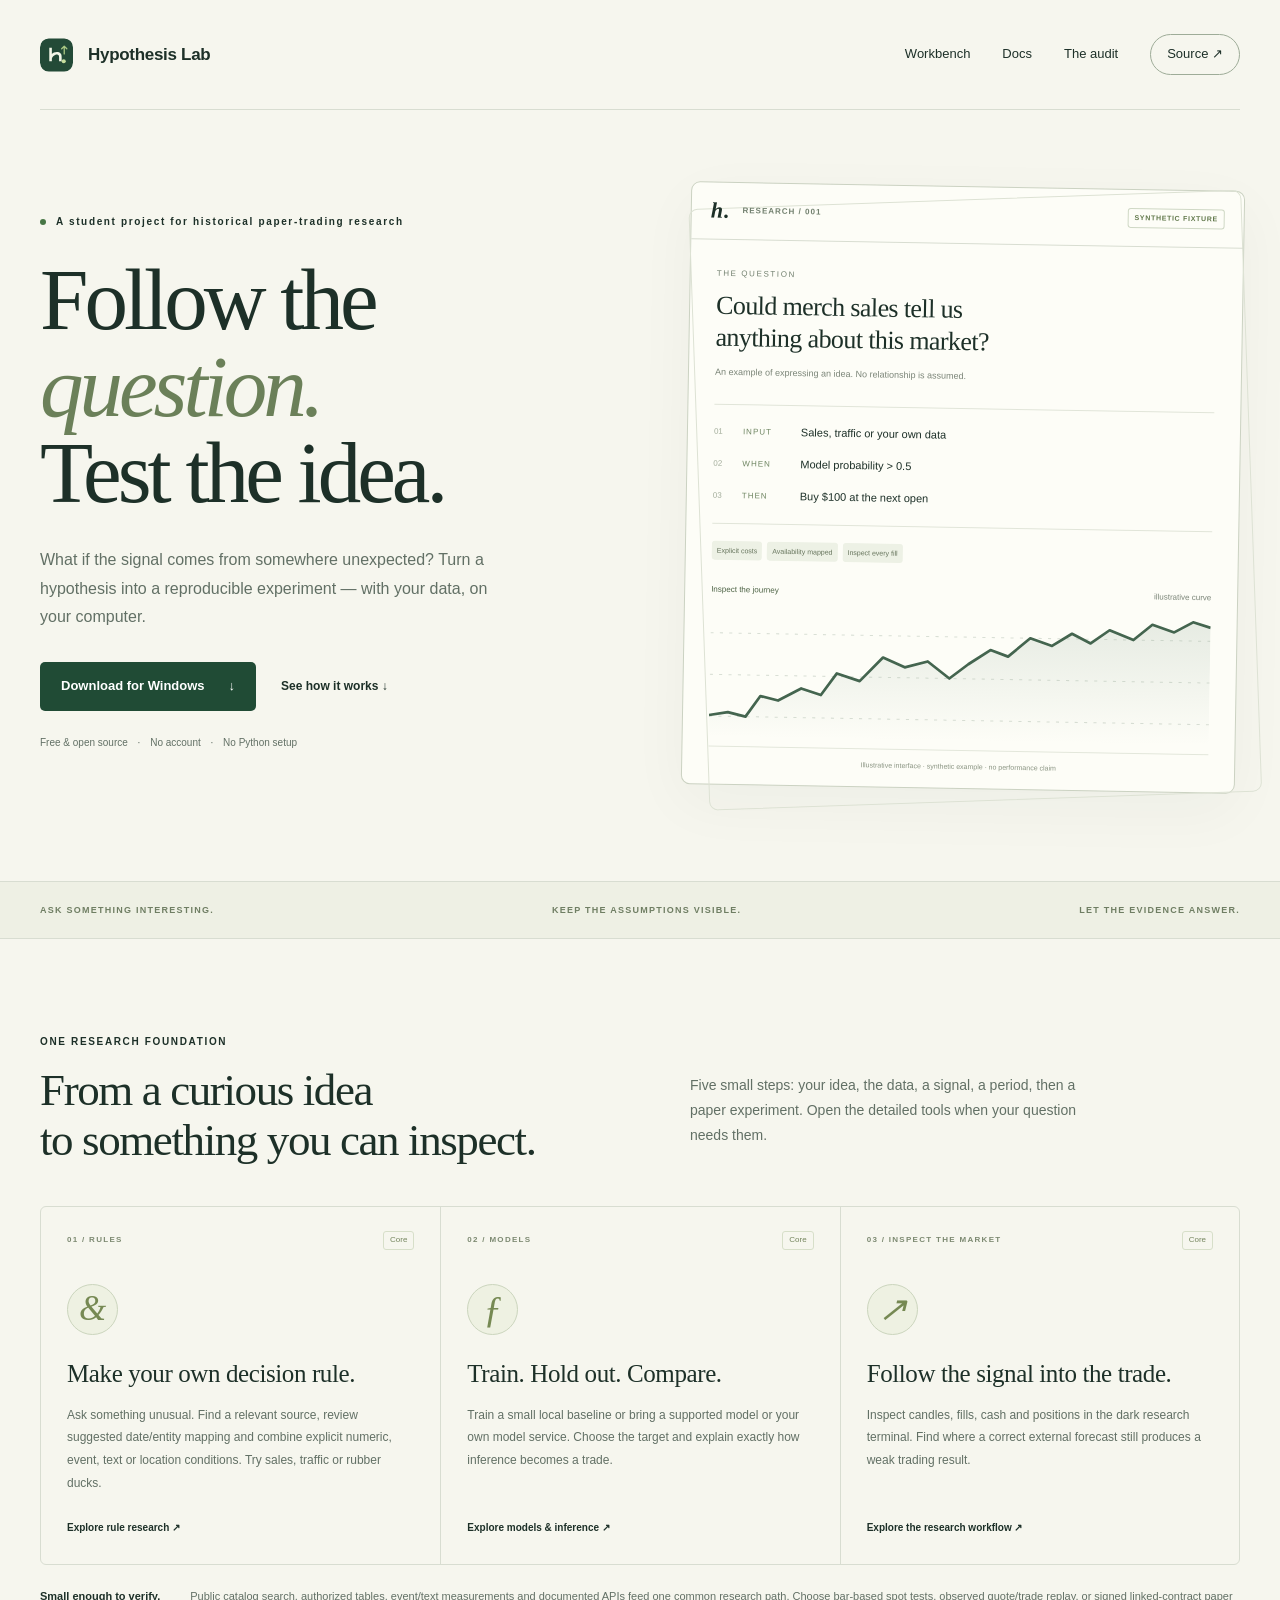
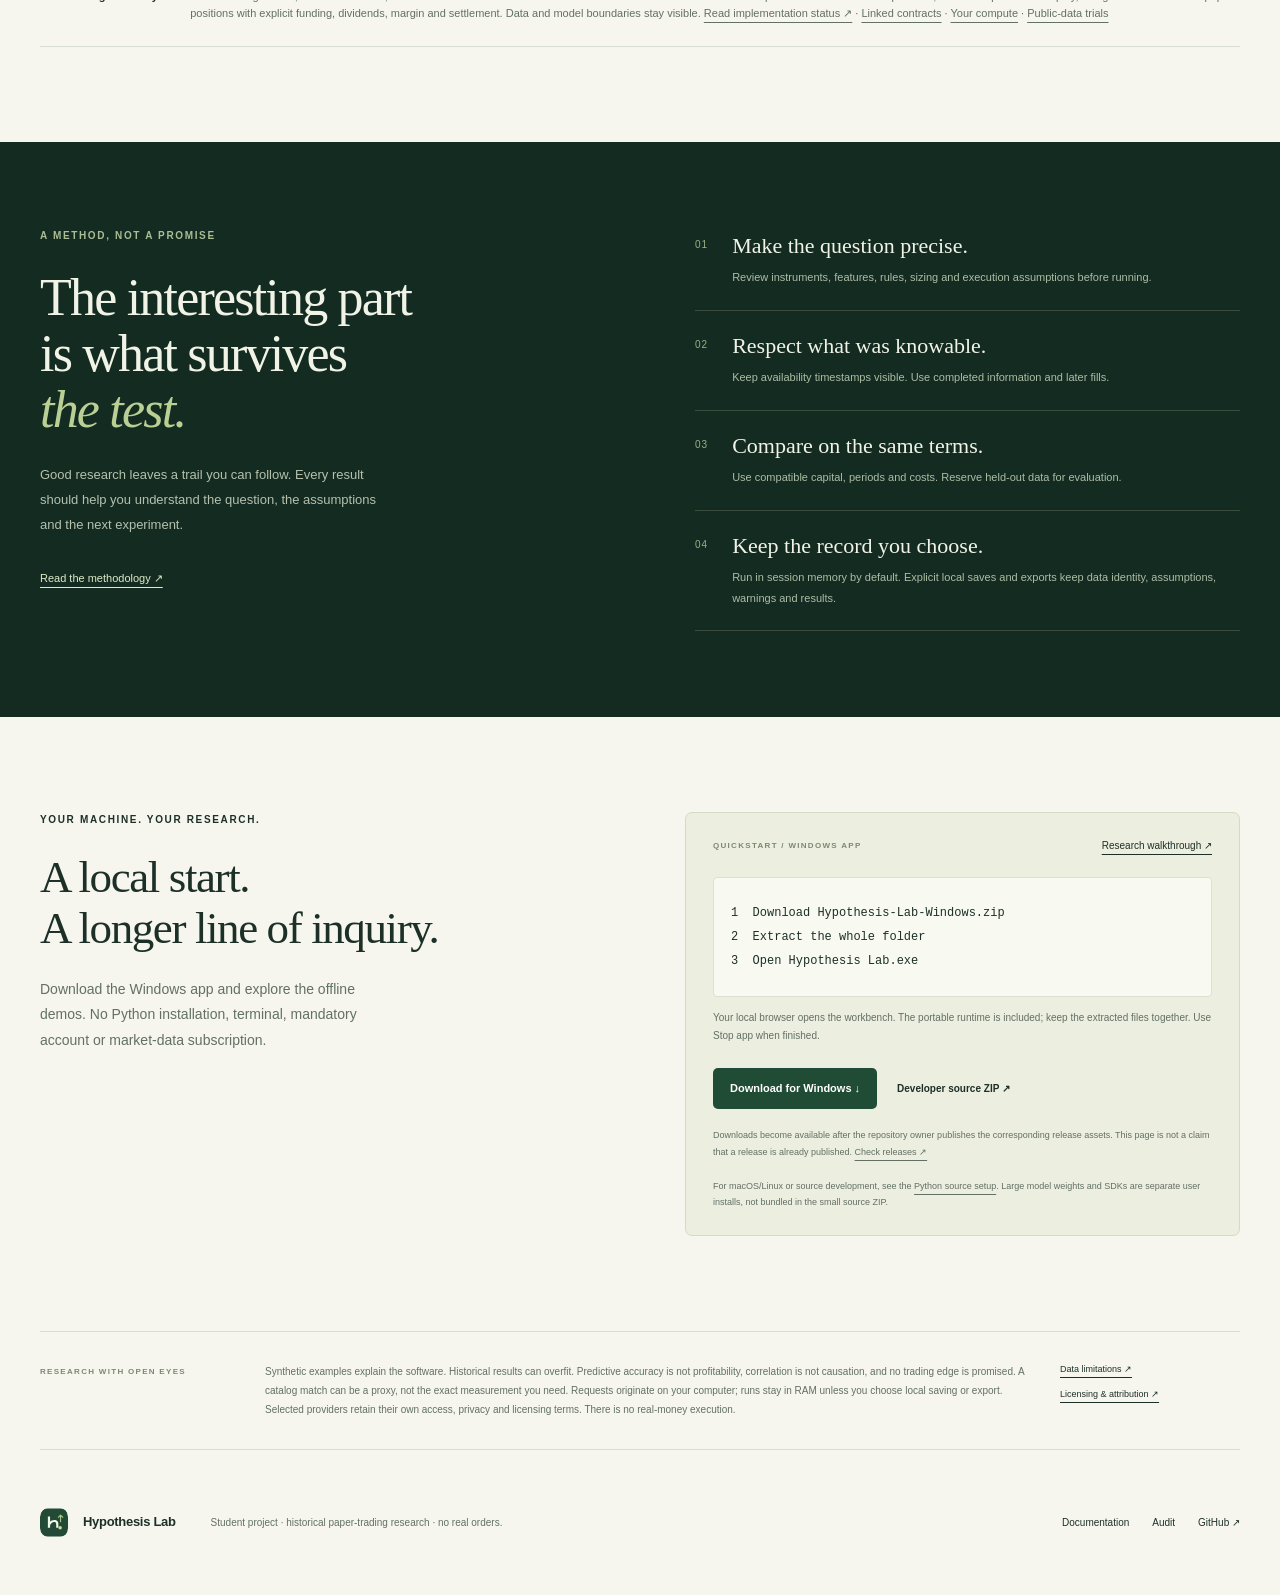
<file: site/index.html>
<!doctype html>
<html lang="en">
<head>
  <meta charset="utf-8">
  <meta name="viewport" content="width=device-width, initial-scale=1">
  <meta name="description" content="Download a free Windows research workbench for unusual financial questions, your own data and models, and inspectable market simulations.">
  <meta name="theme-color" content="#14251f">
  <title>Hypothesis Lab — Follow the question.</title>
  <link rel="icon" type="image/svg+xml" href="favicon.svg">
  <link rel="stylesheet" href="styles.css">
</head>
<body>
  <header class="topbar wrap">
    <a class="brand" href="index.html" aria-label="Hypothesis Lab home"><img class="mark app-mark" src="favicon.svg" alt=""> Hypothesis Lab</a>
    <nav aria-label="Main navigation"><a href="#workbench">Workbench</a><a href="docs/quickstart.html">Docs</a><a href="audit.html">The audit</a><a class="nav-source" href="https://github.com/Cat-logo-in-github/Crypto-Trading-Strategy-Tester">Source <span aria-hidden="true">↗</span></a></nav>
  </header>
  <main>
    <section class="hero wrap">
      <div class="hero-copy">
        <p class="eyebrow"><span class="status-dot"></span> A student project for historical paper-trading research</p>
        <h1>Follow the<br><em>question.</em><br>Test the idea.</h1>
        <p class="hero-intro">What if the signal comes from somewhere unexpected? Turn a hypothesis into a reproducible experiment — with your data, on your computer.</p>
        <div class="hero-actions"><a class="button primary" href="https://github.com/Cat-logo-in-github/Crypto-Trading-Strategy-Tester/releases/latest/download/Hypothesis-Lab-Windows.zip">Download for Windows <span aria-hidden="true">↓</span></a><a class="text-link" href="#inside">See how it works <span aria-hidden="true">↓</span></a></div>
        <p class="hero-foot">Free & open source <span>·</span> No account <span>·</span> No Python setup</p>
      </div>
      <div class="specimen" aria-label="Illustrative strategy workspace using synthetic data">
        <div class="specimen-head"><span class="tiny-mark">h.</span><span>RESEARCH / 001</span><span class="fixture-pill">SYNTHETIC FIXTURE</span></div>
        <div class="specimen-body"><p class="specimen-label">THE QUESTION</p><h2>Could merch sales tell us<br>anything about this market?</h2><p class="specimen-caption">An example of expressing an idea. No relationship is assumed.</p>
          <div class="rule-lines"><div><span class="line-no">01</span><span>INPUT</span><b>Sales, traffic or your own data</b></div><div><span class="line-no">02</span><span>WHEN</span><b>Model probability &gt; 0.5</b></div><div><span class="line-no">03</span><span>THEN</span><b>Buy $100 at the next open</b></div></div>
          <div class="assumption-tags"><span>Explicit costs</span><span>Availability mapped</span><span>Inspect every fill</span></div>
          <div class="specimen-chart"><div class="chart-caption"><span>Inspect the journey</span><span>illustrative curve</span></div><svg viewBox="0 0 480 125" role="img" aria-labelledby="chart-title"><title id="chart-title">Illustrative line chart, not a backtest result</title><defs><linearGradient id="shade" x1="0" y1="0" x2="0" y2="1"><stop stop-color="#8ba491" stop-opacity=".2"/><stop offset="1" stop-color="#8ba491" stop-opacity="0"/></linearGradient></defs><path d="M0 25H480M0 65H480M0 105H480" stroke="#d9dfd5" stroke-dasharray="3 6"/><path d="M0 104 L18 101 35 105 49 85 66 89 88 77 107 83 122 62 144 69 166 46 187 55 209 49 230 65 248 51 269 37 286 43 307 25 328 32 347 20 365 29 383 16 406 25 424 10 445 17 463 7 480 12 L480 125H0Z" fill="url(#shade)"/><path d="M0 104 L18 101 35 105 49 85 66 89 88 77 107 83 122 62 144 69 166 46 187 55 209 49 230 65 248 51 269 37 286 43 307 25 328 32 347 20 365 29 383 16 406 25 424 10 445 17 463 7 480 12" fill="none" stroke="#44654f" stroke-width="2.6" stroke-linejoin="round"/></svg></div>
          <p class="demo-disclaimer">Illustrative interface · synthetic example · no performance claim</p>
        </div>
      </div>
    </section>
    <div class="principle-strip"><div class="wrap"><span>ASK SOMETHING INTERESTING.</span><span>KEEP THE ASSUMPTIONS VISIBLE.</span><span>LET THE EVIDENCE ANSWER.</span></div></div>
    <section class="section wrap" id="workbench">
      <div class="section-heading"><p class="eyebrow">ONE RESEARCH FOUNDATION</p><h2>From a curious idea<br>to something you can inspect.</h2><p>Five small steps: your idea, the data, a signal, a period, then a paper experiment. Open the detailed tools when your question needs them.</p></div>
      <div class="mode-grid">
        <article class="mode-card"><div class="card-top"><span class="card-index">01 / RULES</span><span class="capability">Core</span></div><div class="card-symbol" aria-hidden="true">&</div><h3>Make your own decision rule.</h3><p>Ask something unusual. Find a relevant source, review suggested date/entity mapping and combine explicit numeric, event, text or location conditions. Try sales, traffic or rubber ducks.</p><a href="docs/strategy-development.html">Explore rule research <span aria-hidden="true">↗</span></a></article>
        <article class="mode-card"><div class="card-top"><span class="card-index">02 / MODELS</span><span class="capability">Core</span></div><div class="card-symbol model-symbol" aria-hidden="true">ƒ</div><h3>Train. Hold out. Compare.</h3><p>Train a small local baseline or bring a supported model or your own model service. Choose the target and explain exactly how inference becomes a trade.</p><a href="docs/model-inputs.html">Explore models & inference <span aria-hidden="true">↗</span></a></article>
        <article class="mode-card"><div class="card-top"><span class="card-index">03 / INSPECT THE MARKET</span><span class="capability">Core</span></div><div class="card-symbol" aria-hidden="true">↗</div><h3>Follow the signal into the trade.</h3><p>Inspect candles, fills, cash and positions in the dark research terminal. Find where a correct external forecast still produces a weak trading result.</p><a href="docs/research-workflow.html">Explore the research workflow <span aria-hidden="true">↗</span></a></article>
      </div>
      <div class="scope-note"><b>Small enough to verify.</b><p>Public catalog search, authorized tables, event/text measurements and documented APIs feed one common research path. Choose bar-based spot tests, observed quote/trade replay, or signed linked-contract paper positions with explicit funding, dividends, margin and settlement. Data and model boundaries stay visible. <a href="status.html">Read implementation status ↗</a> · <a href="docs/linked-contracts.html">Linked contracts</a> · <a href="docs/compute-integration.html">Your compute</a> · <a href="docs/public-strategy-results.html">Public-data trials</a></p></div>
    </section>
    <section class="method-section" id="inside"><div class="wrap method-layout"><div><p class="eyebrow">A METHOD, NOT A PROMISE</p><h2>The interesting part<br>is what survives<br><em>the test.</em></h2><p>Good research leaves a trail you can follow. Every result should help you understand the question, the assumptions and the next experiment.</p><a class="light-link" href="docs/backtesting-methodology.html">Read the methodology ↗</a></div><ol class="method-steps"><li><span>01</span><div><h3>Make the question precise.</h3><p>Review instruments, features, rules, sizing and execution assumptions before running.</p></div></li><li><span>02</span><div><h3>Respect what was knowable.</h3><p>Keep availability timestamps visible. Use completed information and later fills.</p></div></li><li><span>03</span><div><h3>Compare on the same terms.</h3><p>Use compatible capital, periods and costs. Reserve held-out data for evaluation.</p></div></li><li><span>04</span><div><h3>Keep the record you choose.</h3><p>Run in session memory by default. Explicit local saves and exports keep data identity, assumptions, warnings and results.</p></div></li></ol></div></section>
    <section class="section wrap start-section" id="download"><div class="section-heading"><p class="eyebrow">YOUR MACHINE. YOUR RESEARCH.</p><h2>A local start.<br>A longer line of inquiry.</h2><p>Download the Windows app and explore the offline demos. No Python installation, terminal, mandatory account or market-data subscription.</p></div><div class="install-card"><div class="install-heading"><span class="card-index">QUICKSTART / WINDOWS APP</span><a href="docs/research-workflow.html">Research walkthrough ↗</a></div><pre><code>1  Download Hypothesis-Lab-Windows.zip
2  Extract the whole folder
3  Open Hypothesis Lab.exe</code></pre><p>Your local browser opens the workbench. The portable runtime is included; keep the extracted files together. Use Stop app when finished.</p><div class="install-links"><a class="button primary" href="https://github.com/Cat-logo-in-github/Crypto-Trading-Strategy-Tester/releases/latest/download/Hypothesis-Lab-Windows.zip">Download for Windows ↓</a><a class="text-link" href="https://github.com/Cat-logo-in-github/Crypto-Trading-Strategy-Tester/releases/latest/download/hypothesis-lab.zip">Developer source ZIP ↗</a></div><p class="release-note">Downloads become available after the repository owner publishes the corresponding release assets. This page is not a claim that a release is already published. <a href="https://github.com/Cat-logo-in-github/Crypto-Trading-Strategy-Tester/releases">Check releases ↗</a></p><p class="release-note">For macOS/Linux or source development, see the <a href="docs/quickstart.html">Python source setup</a>. Large model weights and SDKs are separate user installs, not bundled in the small source ZIP.</p></div></section>
    <section class="wrap honesty"><div class="honesty-label">RESEARCH WITH OPEN EYES</div><p>Synthetic examples explain the software. Historical results can overfit. Predictive accuracy is not profitability, correlation is not causation, and no trading edge is promised. A catalog match can be a proxy, not the exact measurement you need. Requests originate on your computer; runs stay in RAM unless you choose local saving or export. Selected providers retain their own access, privacy and licensing terms. There is no real-money execution.</p><div><a href="docs/data-providers.html">Data limitations ↗</a><a href="notice.html">Licensing & attribution ↗</a></div></section>
  </main>
  <footer class="footer wrap"><a class="brand" href="index.html"><img class="mark app-mark" src="favicon.svg" alt=""> Hypothesis Lab</a><p>Student project · historical paper-trading research · no real orders.</p><nav aria-label="Footer"><a href="docs/quickstart.html">Documentation</a><a href="audit.html">Audit</a><a href="https://github.com/Cat-logo-in-github/Crypto-Trading-Strategy-Tester">GitHub ↗</a></nav></footer>
</body>
</html>
</file>
<file: site/styles.css>
:root{--ink:#1d3028;--muted:#627065;--paper:#f6f6ee;--line:#d8ddd1;--green:#204b35;--lime:#d4e49d;--serif:Georgia,'Times New Roman',serif;--sans:'Segoe UI',Arial,sans-serif}*{box-sizing:border-box}html{scroll-behavior:smooth}body{margin:0;background:var(--paper);color:var(--ink);font-family:var(--sans);font-size:16px;line-height:1.6}a{color:inherit;text-underline-offset:5px}button,a{-webkit-tap-highlight-color:transparent}a:focus-visible{outline:3px solid #8ca740;outline-offset:5px}.wrap{width:min(1200px,calc(100% - 80px));margin-inline:auto}.topbar{min-height:110px;display:flex;align-items:center;justify-content:space-between;border-bottom:1px solid var(--line)}.brand{display:flex;align-items:center;gap:12px;font-size:17px;font-weight:650;text-decoration:none;letter-spacing:-.3px}.mark{font:italic bold 32px var(--serif);display:inline-grid;place-items:center;width:39px;height:39px;border:1px solid #94a28e;border-radius:50%;line-height:1;padding-right:3px}.topbar nav,.footer nav{display:flex;align-items:center;gap:32px;font-size:13px}.topbar nav a,.footer nav a{text-decoration:none}.nav-source{border:1px solid #9eac98;padding:9px 16px;border-radius:24px}.hero{display:grid;grid-template-columns:1.03fr 1fr;gap:75px;align-items:center;padding-block:76px 92px}.eyebrow{display:flex;align-items:center;gap:10px;letter-spacing:1.65px;font-size:10px;font-weight:700;margin:0 0 26px}.status-dot{width:6px;height:6px;background:#477645;border-radius:50%}.hero h1{font-family:var(--serif);font-size:clamp(61px,6.8vw,87px);font-weight:400;line-height:.99;letter-spacing:-4px;margin:0 0 30px}.hero h1 em,.method-layout h2 em{font-weight:400;color:#6b8059}.hero-intro{max-width:450px;font-size:16px;color:var(--muted);line-height:1.8;margin-bottom:30px}.hero-actions{display:flex;gap:25px;align-items:center}.button{display:inline-flex;align-items:center;justify-content:center;gap:24px;text-decoration:none;font-size:13px;font-weight:600;border-radius:5px;padding:14px 21px;min-height:49px}.primary{background:var(--green);color:#fff}.primary:hover{background:#346044}.text-link{font-size:12px;font-weight:600;text-decoration:none}.hero-foot{font-size:10px;color:var(--muted);margin-top:24px}.hero-foot span{margin-inline:7px}.specimen{background:#fdfdf7;border:1px solid #cbd2c2;border-radius:9px;transform:rotate(1deg);box-shadow:0 18px 60px #1d30280a;position:relative}.specimen:before{content:'';position:absolute;inset:12px -13px -13px 12px;border:1px solid #dde2d4;border-radius:9px;z-index:-1;transform:rotate(-3deg)}.specimen-head{display:flex;gap:12px;align-items:center;padding:15px 19px;border-bottom:1px solid var(--line);font-size:8px;font-weight:700;letter-spacing:1px;color:#72806f}.tiny-mark{font:italic bold 22px var(--serif);color:var(--ink)}.fixture-pill{margin-left:auto;letter-spacing:.7px;border:1px solid #cfd8c5;padding:3px 6px;border-radius:3px;color:#61784b;font-size:7px}.specimen-body{padding:28px 26px 15px}.specimen-label{font-size:8px;letter-spacing:1.6px;color:#72806f;margin:0 0 9px}.specimen h2{font:400 26px/1.25 var(--serif);letter-spacing:-.6px;margin:0 0 10px}.specimen-caption{font-size:9px;color:#7b8578;margin:0 0 25px}.rule-lines{border-block:1px solid #e1e5d9;padding:11px 0}.rule-lines div{display:grid;grid-template-columns:20px 49px 1fr;align-items:center;gap:9px;min-height:32px;font-size:9px}.rule-lines div>span:nth-child(2){font-size:8px;color:#6e8561;letter-spacing:1px}.line-no{font-size:8px;color:#a3ad9b}.rule-lines b{font-weight:500;font-size:11px}.assumption-tags{display:flex;gap:5px;flex-wrap:wrap;margin-block:17px 22px}.assumption-tags span{font-size:7px;background:#edf1e5;border-radius:3px;padding:4px 5px;color:#66745c}.specimen-chart{padding-top:2px}.chart-caption{display:flex;justify-content:space-between;font-size:8px;color:#7b8578;margin-bottom:10px}.chart-caption span:first-child{color:#4d6345}.specimen-chart svg{width:100%;height:auto;display:block}.demo-disclaimer{font-size:7px;text-align:center;color:#8a9482;border-top:1px solid #e3e7db;padding-top:10px;margin:9px 0 0}.principle-strip{border-block:1px solid var(--line);background:#eef0e4}.principle-strip>div{display:flex;justify-content:space-between;gap:15px;padding-block:21px;font-size:9px;letter-spacing:1.25px;font-weight:600;color:#6f7e63}.section{padding-block:95px}.section-heading{display:grid;grid-template-columns:1fr 1fr;gap:12px 100px;margin-bottom:40px}.section-heading .eyebrow{grid-column:1/-1;margin-bottom:3px}.section-heading h2{font:400 45px/1.12 var(--serif);letter-spacing:-1.4px;margin:0}.section-heading>p:last-child{max-width:400px;color:var(--muted);font-size:14px;line-height:1.8;margin:8px 0}.mode-grid{display:grid;grid-template-columns:repeat(3,1fr);border:1px solid var(--line);border-radius:6px;overflow:hidden}.mode-card{padding:24px 26px 28px;display:flex;flex-direction:column;align-items:flex-start}.mode-card+.mode-card{border-left:1px solid var(--line)}.card-top{display:flex;align-items:center;justify-content:space-between;width:100%;gap:10px}.card-index{font-size:8px;letter-spacing:1.3px;color:#7c8971;font-weight:600}.capability{font-size:8px;color:#73845c;border:1px solid #d7dfc9;padding:2px 6px;border-radius:3px}.card-symbol{width:51px;height:51px;border:1px solid #cbd5bd;background:#eef1e2;border-radius:50%;display:grid;place-items:center;font:italic 35px var(--serif);margin-block:34px 24px;color:#768953}.model-symbol{font-size:38px}.mode-card h3{font:400 25px/1.2 var(--serif);letter-spacing:-.4px;margin:0 0 15px}.mode-card p{font-size:12px;line-height:1.9;color:var(--muted);margin:0 0 25px}.mode-card>a{font-size:10px;text-decoration:none;font-weight:600;margin-top:auto}.scope-note{display:flex;gap:30px;border-bottom:1px solid var(--line);padding:23px 0;font-size:11px}.scope-note b{white-space:nowrap;font-weight:600}.scope-note p{color:var(--muted);margin:0;font-size:11px}.scope-note a{white-space:nowrap}.method-section{background:#142b22;color:#f1f3e7;padding-block:86px}.method-layout{display:grid;grid-template-columns:1fr 1fr;gap:110px}.method-layout .eyebrow{color:#aabd95}.method-layout h2{font:400 52px/1.08 var(--serif);letter-spacing:-1.8px;margin:0 0 25px}.method-layout h2 em{color:#b9cf93}.method-layout>div>p:not(.eyebrow){font-size:13px;line-height:1.9;color:#b5c1ad;max-width:355px}.light-link{font-size:11px;display:inline-block;margin-top:20px;color:#deebc6}.method-steps{padding:0;margin:5px 0 0;list-style:none}.method-steps li{display:flex;gap:24px;border-bottom:1px solid #3a4c3b;padding:22px 0}.method-steps li:first-child{padding-top:0}.method-steps li>span{font-size:10px;color:#9caf86;letter-spacing:1px;padding-top:4px}.method-steps h3{font:400 22px var(--serif);margin:0 0 8px}.method-steps p{font-size:11px;color:#aebda4;line-height:1.9;margin:0}.start-section{display:grid;grid-template-columns:1fr 1fr;gap:90px}.start-section .section-heading{display:block;margin:0}.start-section .eyebrow{margin-bottom:24px}.start-section .section-heading>p:last-child{margin-top:24px;max-width:360px}.install-card{background:#eceedf;border:1px solid #d4dac5;border-radius:7px;padding:25px 27px}.install-heading{display:flex;justify-content:space-between;gap:10px;align-items:center}.install-heading>a{font-size:10px}.install-card pre{background:#f8f9f1;padding:23px 17px;border:1px solid #dce2d1;margin:23px 0 12px;border-radius:4px;overflow:auto;font-size:12px;line-height:2}.install-card>p{font-size:10px;color:var(--muted);line-height:1.8}.install-links{display:flex;align-items:center;gap:20px;margin-top:23px}.install-links .button{font-size:11px;padding:11px 17px;min-height:41px}.install-links .text-link{font-size:10px}.install-card .release-note{font-size:9px;margin:18px 0 0}.honesty{border-block:1px solid var(--line);display:grid;grid-template-columns:190px 1fr 180px;gap:35px;padding-block:30px}.honesty-label{font-size:8px;letter-spacing:1.3px;font-weight:700;padding-top:4px;color:#7c8971}.honesty>p{font-size:10px;color:var(--muted);margin:0;line-height:1.9}.honesty>div:last-child{display:flex;flex-direction:column;gap:10px;font-size:9px}.footer{min-height:145px;display:flex;align-items:center;gap:35px}.footer .brand{font-size:13px}.footer .mark{font-size:26px;width:31px;height:31px}.footer>p{font-size:10px;color:var(--muted)}.footer nav{margin-left:auto;font-size:10px;gap:23px}.doc-nav{max-width:1100px;margin:auto;padding:25px 30px;display:flex;align-items:center;justify-content:space-between;border-bottom:1px solid var(--line);gap:20px}.doc-nav nav{display:flex;gap:22px;font-size:12px}.doc-nav nav a{text-decoration:none}.doc-content{max-width:870px;padding:55px 30px 85px;margin:auto}.doc-content h1{font:400 47px/1.15 var(--serif);letter-spacing:-1px;margin:0 0 28px}.doc-content h2{font:400 30px var(--serif);margin:40px 0 15px}.doc-content h3{font:400 24px var(--serif);margin:27px 0 12px}.doc-content p,.doc-content li{font-size:14px;color:#52624e;line-height:1.9}.doc-content code{font-size:12px;background:#e9eddf;padding:2px 4px;border-radius:3px;color:#345131;overflow-wrap:anywhere}.doc-content pre{overflow:auto;padding:20px;background:#e9eddf;border:1px solid #d7dfc9;border-radius:5px;line-height:1.8}.doc-content pre code{padding:0;background:none}.table-wrap{overflow-x:auto;margin:24px 0}.doc-content table{border-collapse:collapse;font-size:12px;width:100%;line-height:1.7}.doc-content td{padding:13px 15px;vertical-align:top;border:1px solid var(--line)}.doc-content tr:first-child td{font-weight:600;background:#e9eddf}.doc-footer{max-width:1100px;margin:auto;padding:24px 30px 40px;border-top:1px solid var(--line);font-size:11px;color:var(--muted)}
@media(min-width:1500px){.hero{padding-block:95px 110px;gap:100px}.hero h1{font-size:94px}.specimen h2{font-size:30px}.specimen-body{padding:33px 30px 20px}.rule-lines div{min-height:36px}.rule-lines b{font-size:12px}}@media(max-width:1000px){.wrap{width:calc(100% - 48px)}.hero{gap:38px}.hero h1{font-size:67px;letter-spacing:-3px}.hero-intro{font-size:14px}.hero-actions{gap:16px}.hero-actions .button{font-size:11px;padding:13px}.specimen-body{padding:23px 20px 15px}.specimen h2{font-size:23px}.specimen-head{padding-inline:15px;gap:8px}.fixture-pill{font-size:6px}.rule-lines div{gap:6px;grid-template-columns:16px 43px 1fr}.rule-lines b{font-size:9px}.section-heading{gap:12px 50px}.mode-card{padding:22px 20px}.mode-card h3{font-size:23px}.method-layout,.start-section{gap:60px}.honesty{grid-template-columns:150px 1fr;gap:20px}.honesty>div:last-child{grid-column:2;flex-direction:row;gap:25px}.footer{gap:20px}.footer>p{display:none}}@media(max-width:720px){.wrap{width:calc(100% - 36px)}.topbar{min-height:82px}.brand{font-size:15px;gap:8px}.mark{width:32px;height:32px;font-size:27px}.topbar nav{gap:18px;font-size:11px}.topbar nav>a:first-child,.topbar nav>a:nth-child(3){display:none}.nav-source{padding:6px 11px}.hero{grid-template-columns:1fr;gap:50px;padding-block:45px 60px}.hero .eyebrow{font-size:8px;letter-spacing:1.2px}.hero h1{font-size:72px;line-height:.98;letter-spacing:-3.2px}.hero-intro{font-size:14px;max-width:450px}.hero-actions{gap:27px}.hero-actions .button{font-size:12px;padding:14px 18px}.hero-foot{font-size:8px}.hero-foot span{margin-inline:5px}.specimen{max-width:480px;transform:rotate(.5deg);width:calc(100% - 10px);margin-left:2px}.specimen h2{font-size:27px}.specimen-caption{font-size:9px}.rule-lines b{font-size:11px}.specimen-head{font-size:8px}.fixture-pill{font-size:7px}.specimen-body{padding:26px 23px 16px}.rule-lines div{grid-template-columns:20px 50px 1fr;min-height:34px}.assumption-tags span{font-size:7px}.principle-strip>div{flex-direction:column;gap:8px;text-align:center;align-items:center;font-size:8px;padding-block:17px}.section{padding-block:60px}.section-heading{display:block;margin-bottom:28px}.section-heading .eyebrow{margin-bottom:18px;font-size:8px}.section-heading h2{font-size:36px}.section-heading>p:last-child{font-size:13px;margin-top:20px}.mode-grid{grid-template-columns:1fr}.mode-card{padding:24px}.mode-card+.mode-card{border-left:0;border-top:1px solid var(--line)}.card-symbol{margin-block:22px 16px}.mode-card h3{font-size:27px}.mode-card p{max-width:430px;font-size:13px;margin-bottom:20px}.mode-card>a{font-size:11px}.scope-note{display:block;font-size:11px;padding-block:20px}.scope-note p{margin-top:8px;line-height:1.9}.method-section{padding-block:57px}.method-layout{grid-template-columns:1fr;gap:35px}.method-layout h2{font-size:44px}.method-steps li{padding-block:20px}.method-layout>div>p:not(.eyebrow){max-width:440px}.method-steps p{font-size:12px}.method-steps h3{font-size:24px}.start-section{grid-template-columns:1fr;gap:30px}.start-section .section-heading>p:last-child{max-width:450px}.install-card{padding:23px 20px}.install-card pre{font-size:11px}.install-links{gap:20px}.honesty{grid-template-columns:1fr;gap:16px;padding-block:27px}.honesty>p{font-size:11px}.honesty>div:last-child{grid-column:auto;font-size:10px}.footer{align-items:flex-start;flex-wrap:wrap;padding-block:30px;min-height:auto;gap:23px}.footer nav{margin-left:0;width:100%;gap:26px}.doc-nav{padding:20px;align-items:flex-start;flex-direction:column}.doc-nav nav{gap:20px;font-size:11px;flex-wrap:wrap}.doc-content{padding:38px 20px 60px}.doc-content h1{font-size:36px}.doc-content h2{font-size:27px}.doc-content p,.doc-content li{font-size:13px}.doc-content pre{padding:15px}.doc-content td{padding:10px;font-size:11px}.doc-footer{padding-inline:20px}}@media(prefers-reduced-motion:reduce){html{scroll-behavior:auto}}@media print{.topbar,.doc-nav,.doc-footer,.footer{display:none}.doc-content{max-width:none;padding:0}.doc-content pre,.doc-content table{break-inside:avoid}body{background:white}}

.app-mark{width:36px;height:36px;display:block;border:0;background:transparent;border-radius:10px}.hero .eyebrow{line-height:1.8}.footer>p{max-width:360px;line-height:1.8}
</file>
